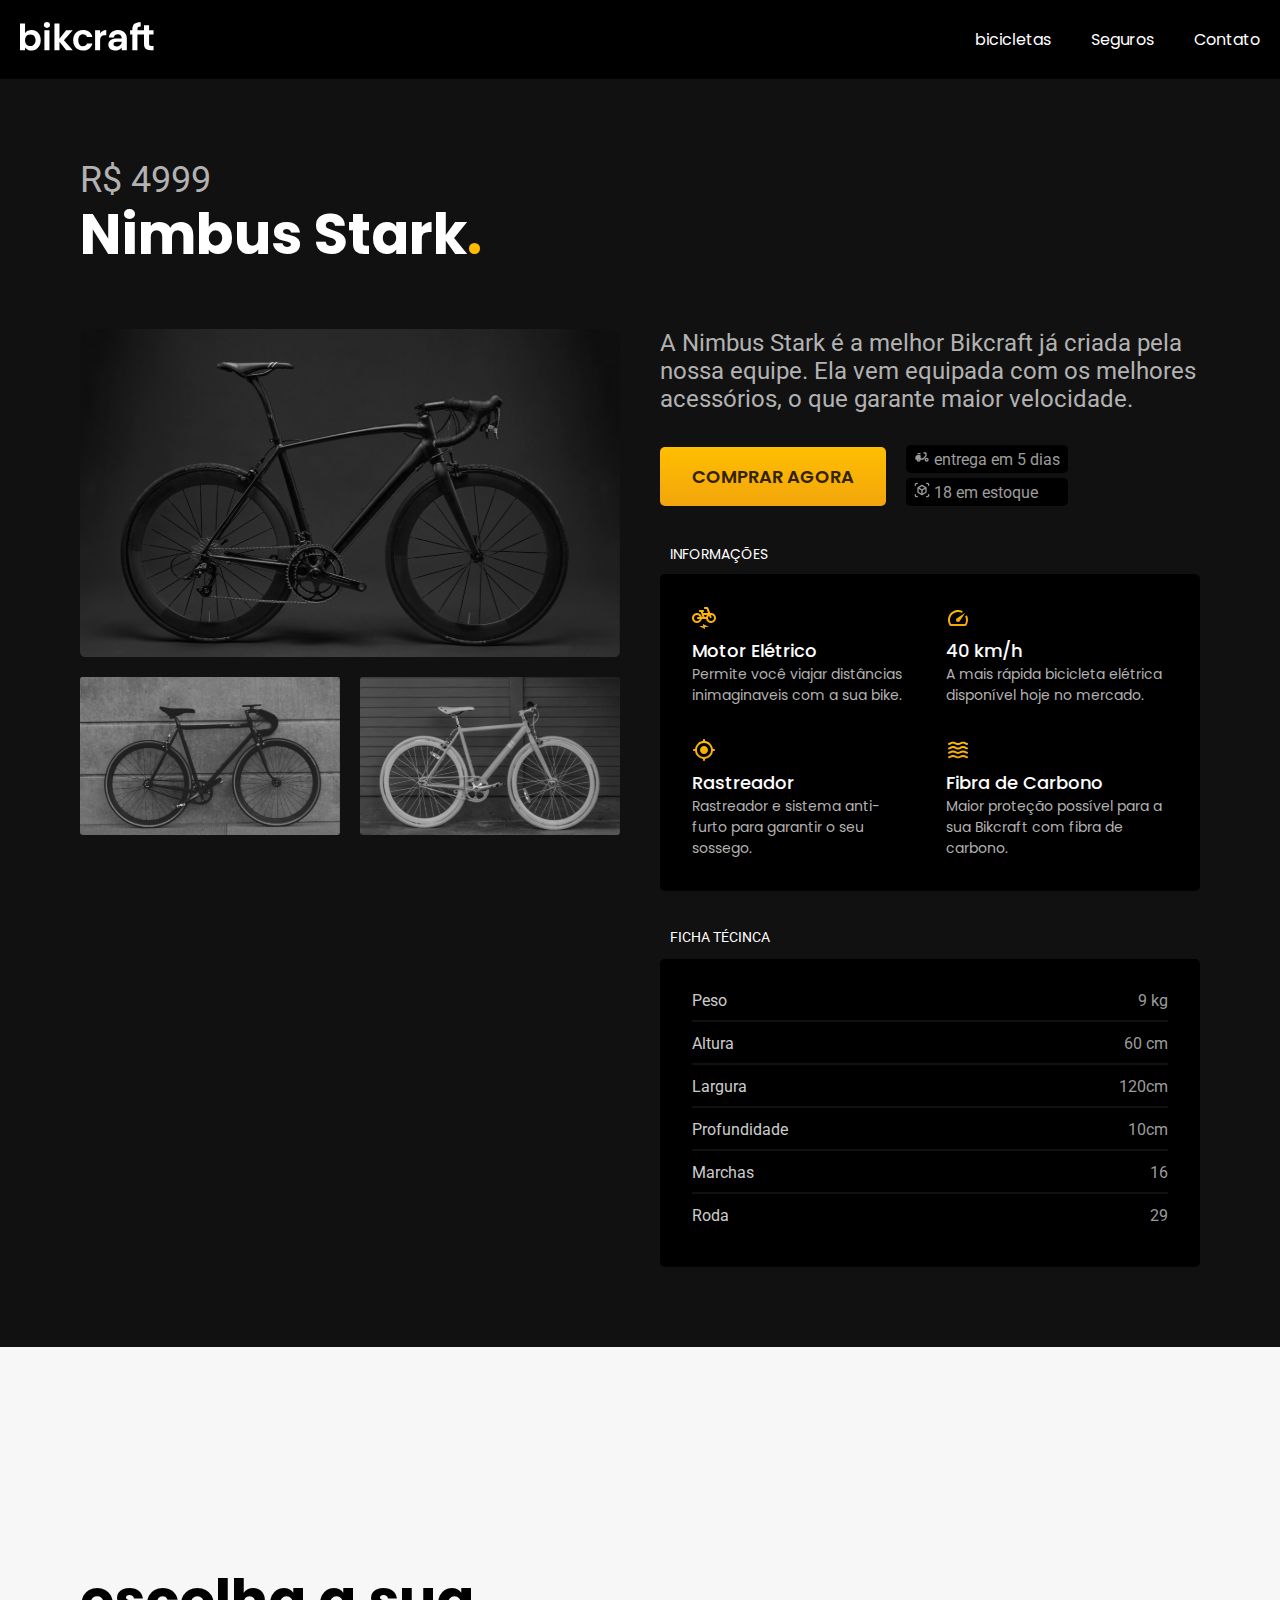
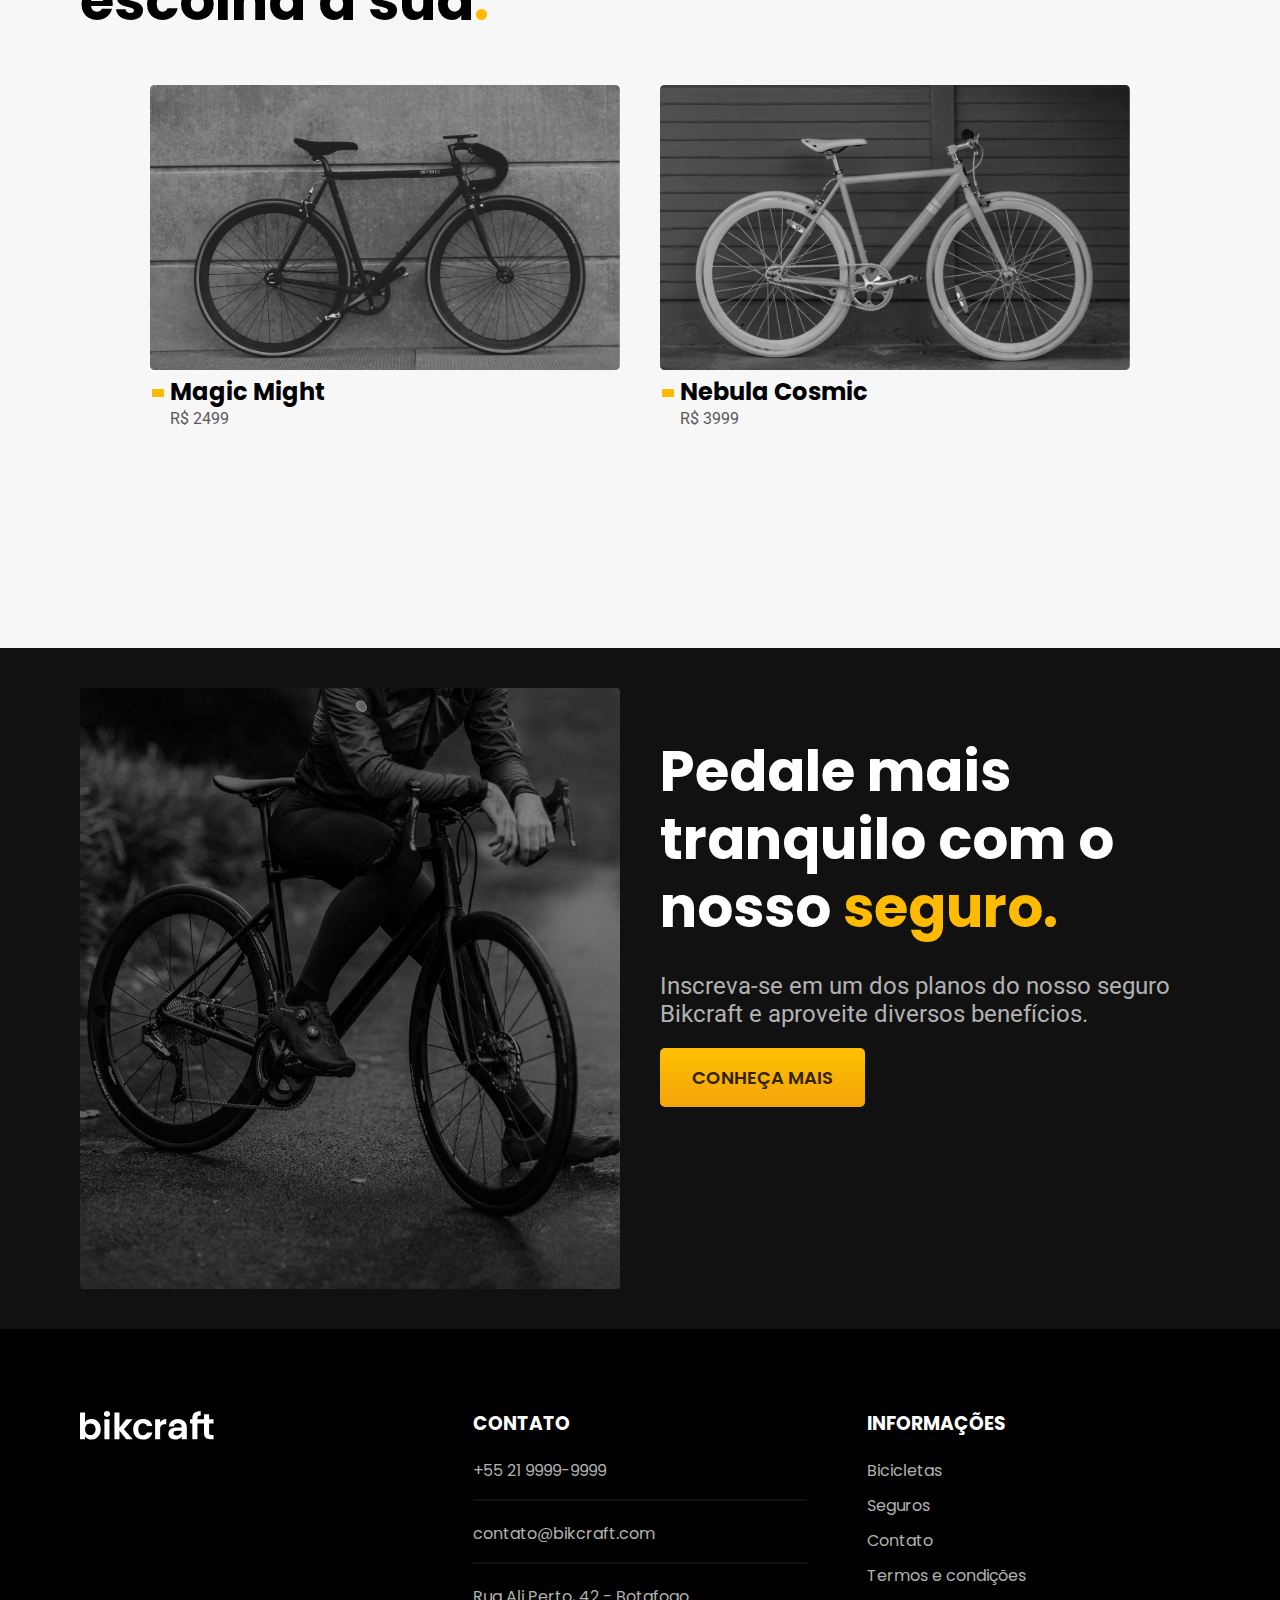
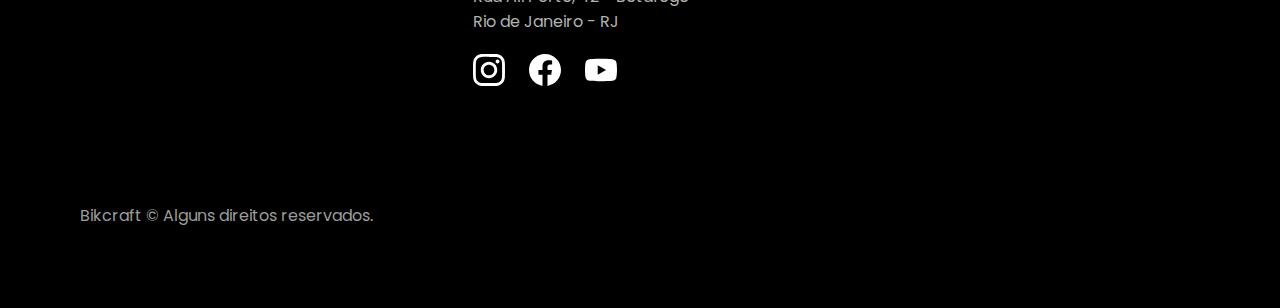
<file: bicicletas-page2.html>
<!DOCTYPE html>
<html lang="pt-BR">

<head>
  <meta charset="UTF-8">
  <meta http-equiv="X-UA-Compatible" content="IE=edge">
  <meta name="viewport" content="width=device-width, initial-scale=1.0">
  <link rel="stylesheet" href="./css/style.css">
  <title>Bicicletas | bikcraft a sua loja</title>
</head>

<body>
  <header class="header">
    <div class="container-header">
      <a href="/pagina-principal.html"><img class="logo-header" src="/img/bikcraft.svg" alt="logo bikcraft"></a>

      <nav>
        <ul class="menu">
          <li><a href="/bicicletas.html">bicicletas</a></li>
          <li><a href="/seguro.html">Seguros</a></li>
          <li><a href="/contato.html">Contato</a></li>
        </ul>
      </nav>
    </div>
  </header>

  <section class="bikes-detalhe">
    <div class="container-detalhe">
      <span class="preco-detalhe">R$ 4999</span>
      <h1 class="titulo">Nimbus Stark<span>.</span></h1>

      <div class="grid-principal-detalhe">
        <div class="grid-bikes">
          <img src="/img/bicicleta11.svg" alt="imagem de bicicleta" class="bike-selecionada">
          <img src="/img/bicicleta2.svg" alt="imagem de bicicleta" class="bike-nao-selecionada">
          <img src="/img/bicicleta3.svg" alt="imagem de bicicleta" class="bike-nao-selecionada">
        </div>

        <div class="grid-descricao-bike">
          <p class="descricao-bike">A Nimbus Stark é a melhor Bikcraft já criada pela nossa equipe. Ela vem equipada com
            os melhores
            acessórios, o que
            garante maior velocidade.</p>
          <div class="bloco-descricao">
            <a href="orcamento.html" class="bt-bikes"> comprar agora</a>
            <div class="sub-descricao">
              <div>
                <img src="/img/entrega.svg" alt="ícone de entrega"> <span>entrega em 5 dias</span>
              </div>
              <div>
                <img src="/img/estoque.svg" alt="ícone de estoque"> <span>18 em estoque</span>
              </div>
            </div>
          </div>


          <div class="equipamentos-bike">
            <span class="sub-title-equip">informações</span>
            <div>
              <img src="/img/eletrica.svg" alt="icone de bicicleta elétrica">
              <h4>Motor Elétrico</h4>
              <p>Permite você viajar distâncias inimaginaveis com a sua bike.</p>
            </div>

            <div>
              <img src="/img/velocidade-icon.svg" alt="icone de velocímetro">
              <h4>40 km/h</h4>
              <p>A mais rápida bicicleta elétrica disponível hoje no mercado.</p>
            </div>

            <div>
              <img src="/img/rastreador-icon.svg" alt="icone de rastreador">
              <h4>Rastreador</h4>
              <p>Rastreador e sistema anti-furto para garantir o seu sossego.</p>
            </div>

            <div>
              <img src="/img/carbono.svg" alt="icone de fibra de carbono">
              <h4>Fibra de Carbono</h4>
              <p>Maior proteção possível para a sua Bikcraft com fibra de carbono.</p>
            </div>
          </div>

          <div class="ficha-tecnica">
            <span class="sub-title-equip">Ficha Técinca</span>
            <ul class="list-ficha">
              <li>Peso <span>9 kg</span></li>
              <li>Altura <span>60 cm</span></li>
              <li>Largura <span>120cm</span></li>
              <li>Profundidade <span>10cm</span></li>
              <li>Marchas <span>16</span></li>
              <li>Roda <span>29</span></li>
            </ul>
          </div>
        </div>
      </div>
    </div>
  </section>

  <section class="bicileta2">
    <div class="bicicletas">
      <h1 class="titulo">escolha a sua<span>.</span></h1>

      <div class="selecao-bike">

        <div class="bike-option">
          <a href="#"><img src="/img/bicicleta2.svg" alt=""></a>
          <h2>Magic Might</h2>
          <span>R$ 2499</span>
        </div>

        <div class="bike-option">
          <a href=""><img src="/img/Nimbus-stark.svg" alt=""></a>
          <h2>Nimbus Stark</h2>
          <span>R$ 4999</span>
        </div>

        <div class="bike-option">
          <a href=""><img src="/img/bicicleta3.svg" alt=""></a>
          <h2>Nebula Cosmic</h2>
          <span>R$ 3999</span>
        </div>
      </div>
    </div>
  </section>

  <section class="seguro-page2">
    <div class="container-seguro-p2">
      <img src="/img/seguros.svg" alt="">
      <div>
        <h1 class="titulo">Pedale mais
          tranquilo com
          o nosso <span>seguro.</span></h1>
        <p class="descricao-bike">Inscreva-se em um dos planos do nosso seguro Bikcraft e aproveite diversos benefícios.
        </p>
        <a href="/seguro.html" class="bt-bikes">conheça mais</a>
      </div>
    </div>
  </section>

  <div class="rodape-page2">
    <footer class="rodape">

      <div class="container-rodape">
        <img src="/img/bikcraft.svg" alt="logo">

        <div class="contato-rodape">
          <h3 class="titulo-rodape">CONTATO</h3>

          <ul class="font-2 contato-list">
            <li><a href="tel:+552199999999">+55 21 9999-9999</a></li>
            <li><a href="mailto: contato@bikcraft.com">contato@bikcraft.com</a></li>
            <li>Rua Ali Perto, 42 - Botafogo <br>
              Rio de Janeiro - RJ</li>
          </ul>

          <div class="contato-redes">
            <a href="https://www.instagram.com/" target="blank"><img src="/img/instagram.svg" alt="icon instagram"></a>
            <a href="https://www.facebook.com/" target="blank"><img src="/img/facebook.svg" alt="icon facebook"></a>
            <a href="https://www.youtube.com/" target="blank"><img src="/img/youtube.svg" alt="icon youtube"></a>
          </div>
        </div>

        <div class="informacoes">
          <h3 class="titulo-rodape">INFORMAÇÕES</h3>
          <ul class="font-2 contato-list">
            <li><a href="/bicicletas.html">Bicicletas</a></li>
            <li><a href="/seguro.html">Seguros</a></li>
            <li><a href="/contato.html">Contato</a></li>
            <li><a href="/termos.html">Termos e condições</a></li>
          </ul>
        </div>
        <span class="direitos">Bikcraft © Alguns direitos reservados.</span>
      </div>
    </footer>
  </div>


  <script src="/js/script.js"></script>
</body>
</file>
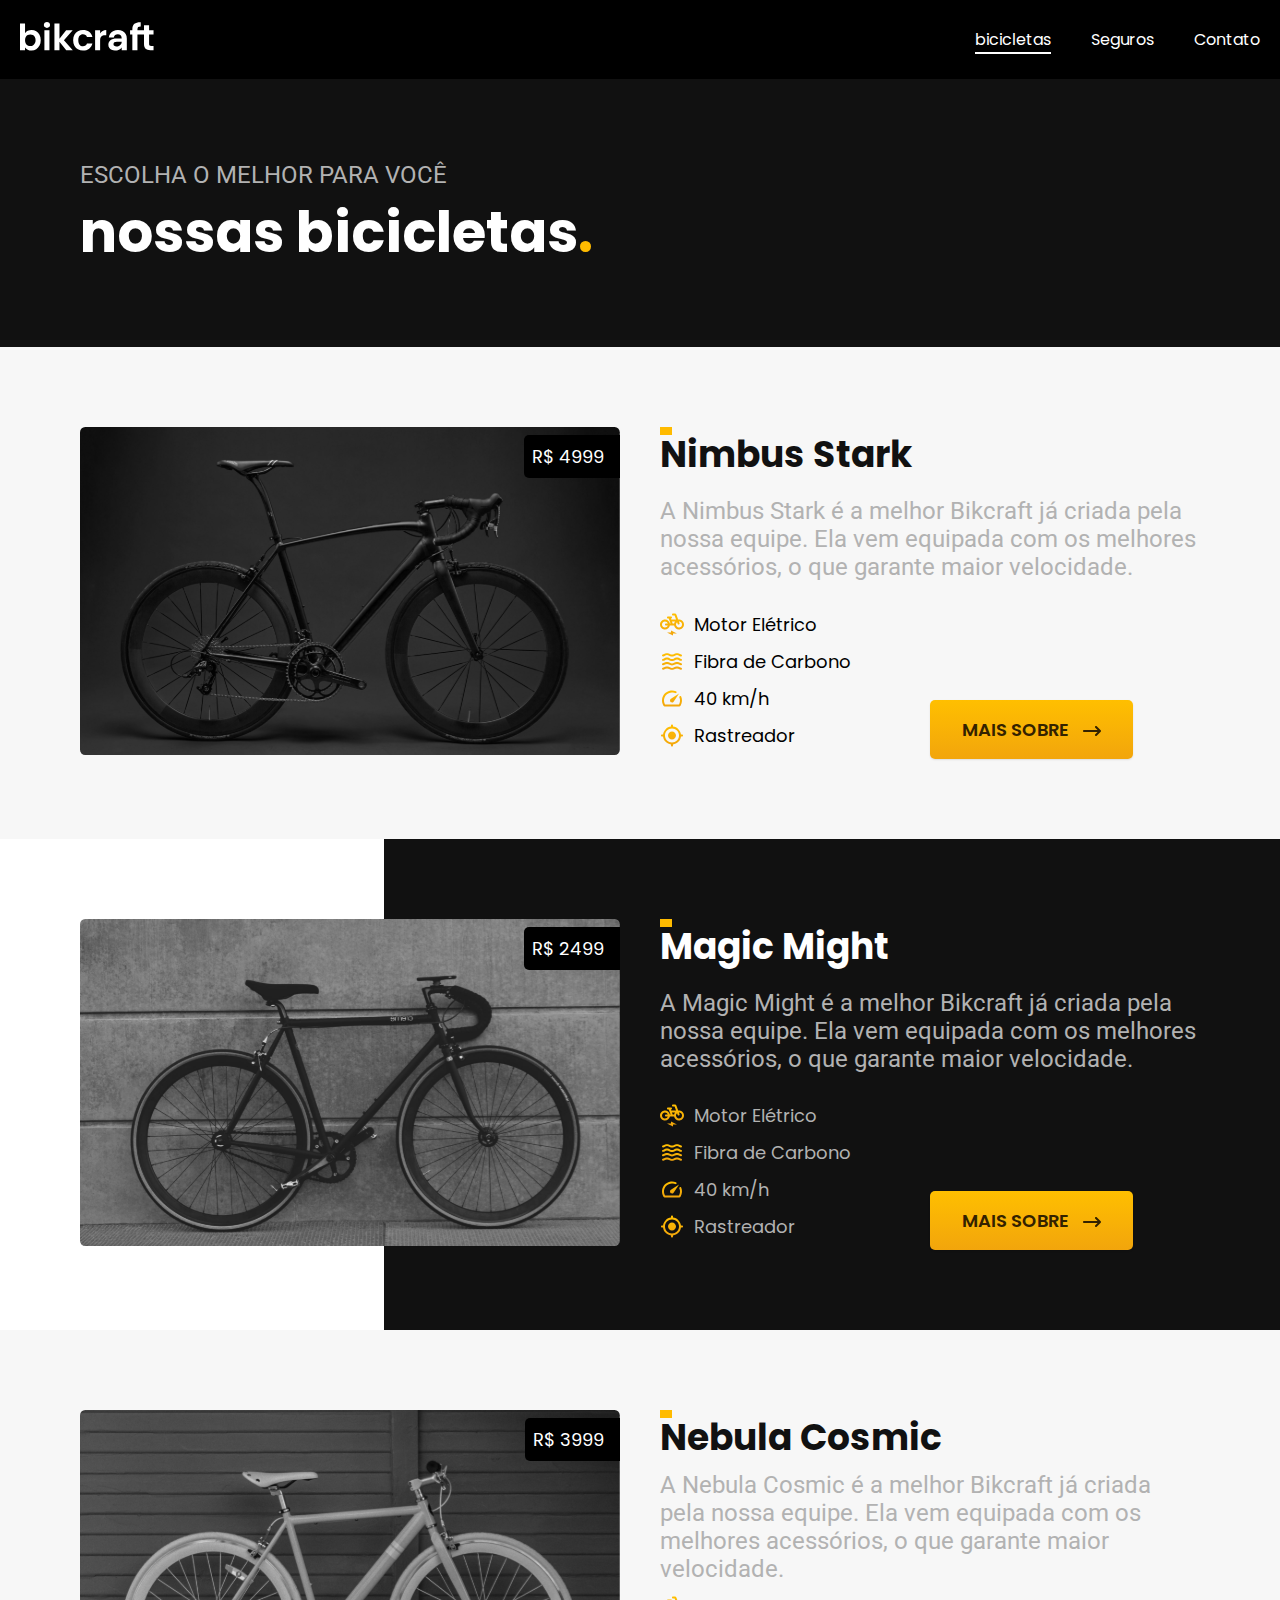
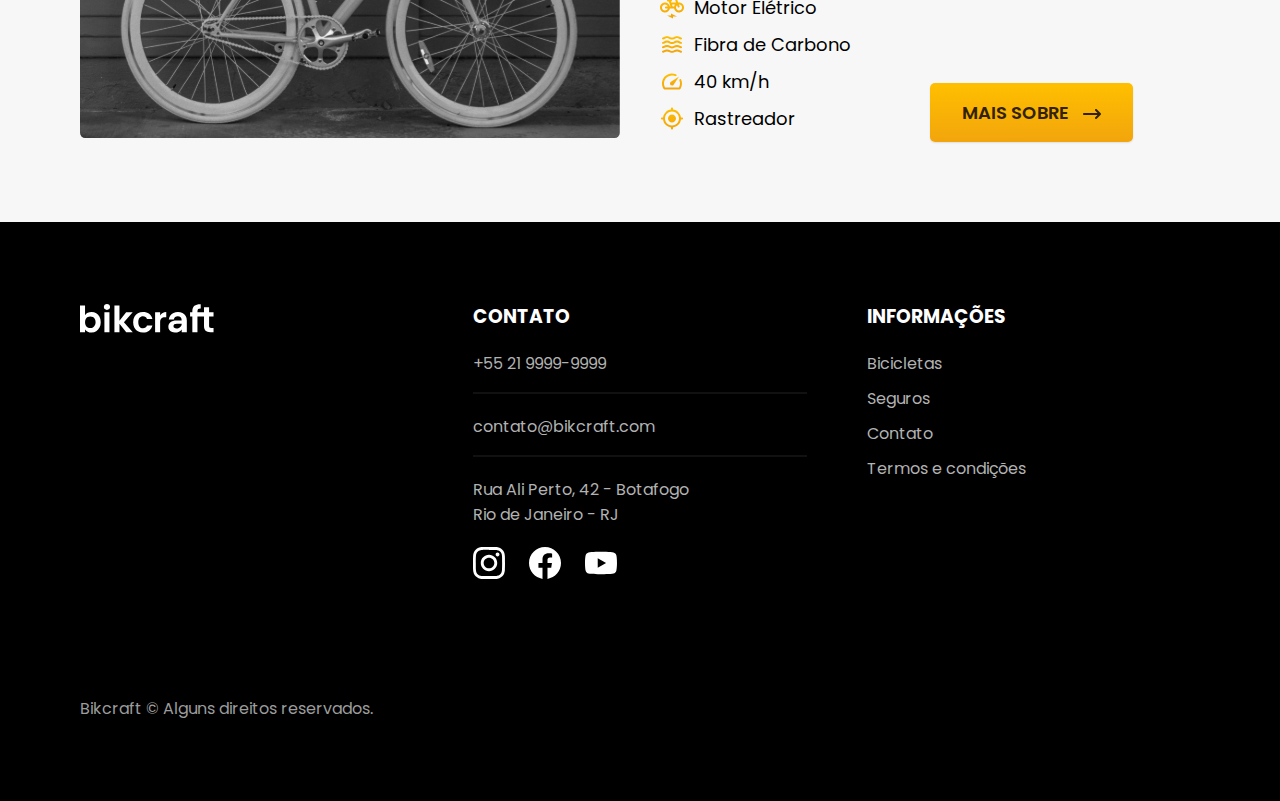
<file: bicicletas.html>
<!DOCTYPE html>
<html lang="pt-BR">

<head>
  <meta charset="UTF-8">
  <meta http-equiv="X-UA-Compatible" content="IE=edge">
  <meta name="viewport" content="width=device-width, initial-scale=1.0">
  <link rel="stylesheet" href="./css/style.css">
  <title>Bicicletas | bikcraft a sua loja</title>
</head>

<body>
  <header class="header">
    <div class="container-header">
      <a href="/pagina-principal.html"><img class="logo-header" src="/img/bikcraft.svg" alt="logo bikcraft"></a>

      <nav>
        <ul class="menu">
          <li><a href="/bicicletas.html">bicicletas</a></li>
          <li><a href="/seguro.html">Seguros</a></li>
          <li><a href="/contato.html">Contato</a></li>
        </ul>
      </nav>
    </div>
  </header>


  <section class="introducao-page-bicicletas">
    <div class="container-intro-bicicletas">
      <p>escolha o melhor para você</p>
      <h1 class="titulo">nossas bicicletas<span>.</span></h1>
    </div>
  </section>

  <section id="bikes-page">

    <!-- bicicleta 1  -->
    <div class="bloco-bike">
      <div class="img-bikes">
        <img src="/img/bicicleta11.svg" alt="bicicleta Nimbus Stark">
        <span>R$ 4999</span>
      </div>
      <div class="conteuto-bike">
        <h2 class="titulo-bike">Nimbus Stark</h2>
        <p class="descricao-bike">A Nimbus Stark é a melhor Bikcraft já criada pela nossa equipe. Ela vem equipada com
          os melhores
          acessórios, o que
          garante maior velocidade.</p>
        <div class="equipamentos-bike">
          <ul>
            <li><img src="/img/bike-eletrica-icon.svg" alt="icone de bicicleta elétrica"><span>Motor Elétrico</span>
            </li>
            <li><img src="/img/carbono.svg" alt="icone de fibra de carbono"><span>Fibra de
                Carbono</span></li>
            <li><img src="/img/velocidade-icon.svg" alt="icone de velocímetro"><span>40 km/h</span></li>
            <li><img src="/img/rastreador-icon.svg" alt="icone de rastreador"><span>Rastreador</span></li>
          </ul>
          <a href="/bicicletas-page2.html" class="bt-bikes">mais sobre <img src="/img/seta.svg" alt=""></a>
        </div>
      </div>
    </div>

    <!-- bicicleta 2 -->
    <div class="background">
      <div class="bloco-bike ">
        <div class="img-bikes">
          <img src="/img/bicicleta2.svg" alt="bicicleta Magic Might">
          <span>R$ 2499</span>
        </div>
        <div class="conteuto-bike">
          <h2 class="titulo-bike font-1">Magic Might</h2>
          <p class="descricao-bike font-2">A Magic Might é a melhor Bikcraft já criada pela nossa equipe. Ela vem
            equipada
            com
            os melhores acessórios, o que
            garante maior velocidade.</p>
          <div class="equipamentos-bike font-2">
            <ul>
              <li><img src="/img/bike-eletrica-icon.svg" alt="icone de bicicleta elétrica"><span>Motor Elétrico</span>
              </li>
              <li><img src="/img/carbono.svg" alt="icone de fibra de carbono"><span>Fibra de
                  Carbono</span></li>
              <li><img src="/img/velocidade-icon.svg" alt="icone de velocímetro"><span>40 km/h</span></li>
              <li><img src="/img/rastreador-icon.svg" alt="icone de rastreador"><span>Rastreador</span></li>
            </ul>
            <a href="/bicicletas-page2.html" class="bt-bikes">mais sobre <img src="/img/seta.svg" alt=""></a>
          </div>
        </div>
      </div>
    </div>

    <!-- bicicleta 3 -->
    <div class="bloco-bike">
      <div class="img-bikes">
        <img src="/img/bicicleta3.svg" alt="bicicleta Nebula Cosmic">
        <span>R$ 3999</span>
      </div>
      <div class="conteuto-bike">
        <h2 class="titulo-bike">Nebula Cosmic</h2>
        <p class="descricao-bike">A Nebula Cosmic é a melhor Bikcraft já criada pela nossa equipe. Ela vem equipada
          com os melhores acessórios, o que
          garante maior velocidade.</p>
        <div class="equipamentos-bike">
          <ul>
            <li><img src="/img/bike-eletrica-icon.svg" alt="icone de bicicleta elétrica"><span>Motor Elétrico</span>
            </li>
            <li><img src="/img/carbono.svg" alt="icone de fibra de carbono"><span>Fibra de
                Carbono</span></li>
            <li><img src="/img/velocidade-icon.svg" alt="icone de velocímetro"><span>40 km/h</span></li>
            <li><img src="/img/rastreador-icon.svg" alt="icone de rastreador"><span>Rastreador</span></li>
          </ul>
          <a href="/bicicletas-page2.html" class="bt-bikes">mais sobre <img src="/img/seta.svg" alt=""></a>
        </div>
      </div>
    </div>
  </section>


  <footer class="rodape">

    <div class="container-rodape">
      <img src="/img/bikcraft.svg" alt="logo">

      <div class="contato-rodape">
        <h3 class="titulo-rodape">CONTATO</h3>

        <ul class="font-2 contato-list">
          <li><a href="tel:+552199999999">+55 21 9999-9999</a></li>
          <li><a href="mailto: contato@bikcraft.com">contato@bikcraft.com</a></li>
          <li>Rua Ali Perto, 42 - Botafogo <br>
            Rio de Janeiro - RJ</li>
        </ul>

        <div class="contato-redes">
          <a href="https://www.instagram.com/" target="blank"><img src="/img/instagram.svg" alt="icon instagram"></a>
          <a href="https://www.facebook.com/" target="blank"><img src="/img/facebook.svg" alt="icon facebook"></a>
          <a href="https://www.youtube.com/" target="blank"><img src="/img/youtube.svg" alt="icon youtube"></a>
        </div>
      </div>

      <div class="informacoes">
        <h3 class="titulo-rodape">INFORMAÇÕES</h3>
        <ul class="font-2 contato-list">
          <li><a href="/bicicletas.html">Bicicletas</a></li>
          <li><a href="/seguro.html">Seguros</a></li>
          <li><a href="/contato.html">Contato</a></li>
          <li><a href="/termos.html">Termos e condições</a></li>
        </ul>
      </div>
      <span class="direitos">Bikcraft © Alguns direitos reservados.</span>
    </div>
  </footer>

  <script src="/js/script.js"></script>
</body>
</file>
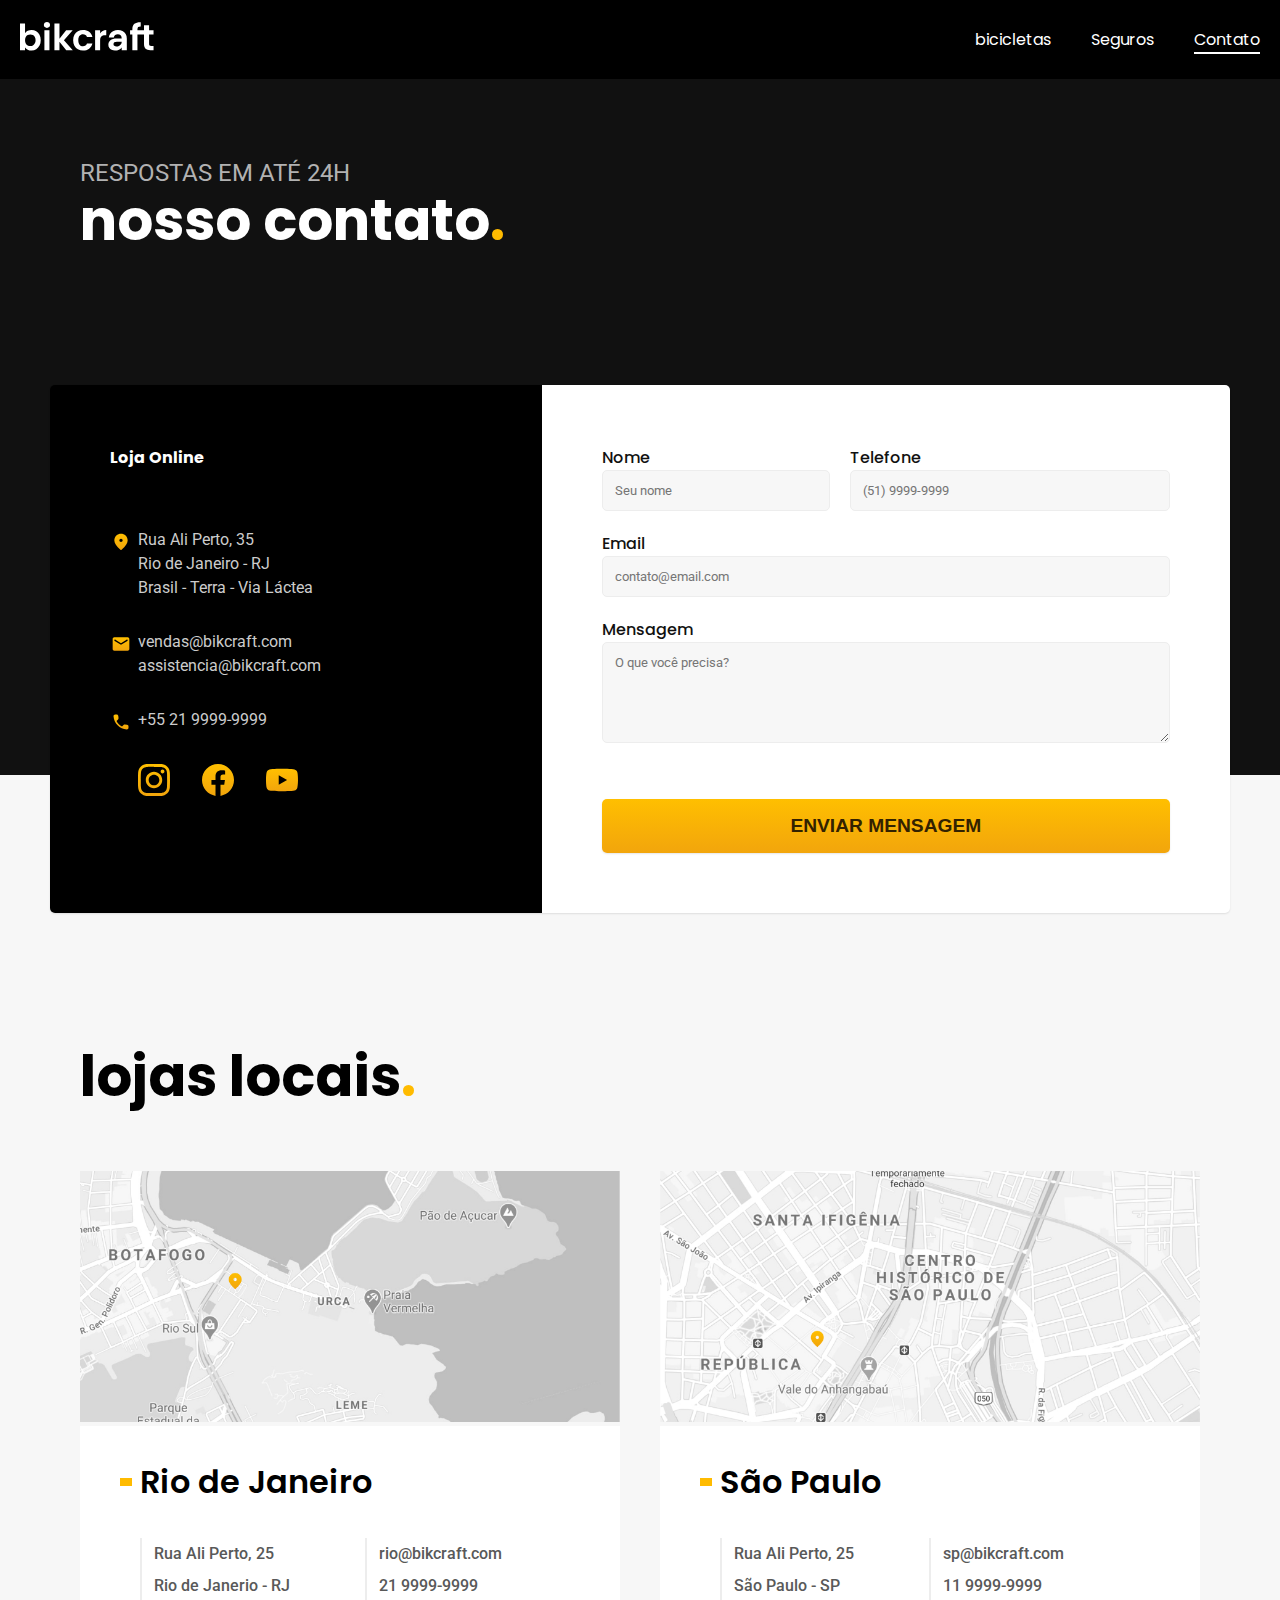
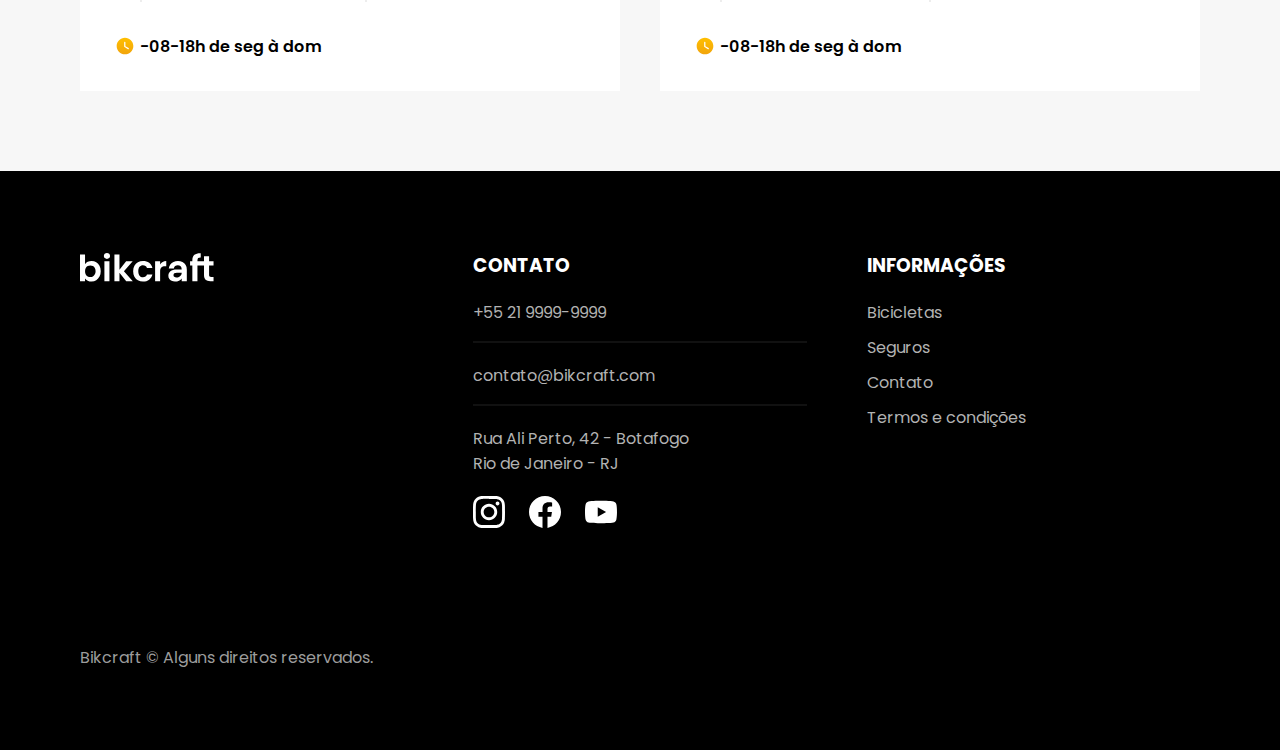
<file: contato.html>
<!DOCTYPE html>
<html lang="pt-BR">

<head>
  <meta charset="UTF-8">
  <meta http-equiv="X-UA-Compatible" content="IE=edge">
  <meta name="viewport" content="width=device-width, initial-scale=1.0">
  <link rel="stylesheet" href="./css/style.css">
  <title>Bikcraft Loja de bicicletas</title>
</head>

<body>
  <header class="header">
    <div class="container-header">
      <a href="/pagina-principal.html"><img class="logo-header" src="/img/bikcraft.svg" alt="logo bikcraft"></a>

      <nav>
        <ul class="menu">
          <li><a href="/bicicletas.html">bicicletas</a></li>
          <li><a href="/seguro.html">Seguros</a></li>
          <li><a href="/contato.html">Contato</a></li>
        </ul>
      </nav>
    </div>
  </header>


  <article class="contato-header">
    <div class="intro-contato">
      <span class="subtitulo">respostas em até 24h</span>
      <h1 class="titulo">nosso contato<span>.</span></h1>
    </div>
  </article>

  <section class="bloco-contato">
    <div class="container-bloco-contato">
      <div class="dados-contato">
        <h4>Loja Online</h4>
        <div class="bloco-dados endereco">
          <ul>
            <li>Rua Ali Perto, 35</li>
            <li>Rio de Janeiro - RJ</li>
            <li>Brasil - Terra - Via Láctea</li>
          </ul>
        </div>

        <adress class="bloco-dados email">
          <ul>
            <a href="#">
              <li>vendas@bikcraft.com</li>
            </a>
            <a href="#">
              <li>assistencia@bikcraft.com</li>
            </a>
          </ul>
        </adress>

        <div class="bloco-dados telefone-dados">
          <ul>
            <li>+55 21 9999-9999</li>
          </ul>
        </div>

        <div class="redes-sociais">
          <a href="https://www.instagram.com/" target="_blank"><img src="/img/instagram-p.svg"
              alt="icone-instagram"></a>
          <a href="https://www.facebook.com/" target="_blank"><img src="/img/facebook-p.svg" alt="icone-facebook"></a>
          <a href="https://www.youtube.com/" target="_blank"><img src="/img/youtube-p.svg" alt="icone-youtube"></a>
        </div>
      </div>

      <form class="formulario-contato">
        <div>
          <label for="nome">Nome</label>
          <input type="text" name="nome" id="nome" placeholder="Seu nome">
        </div>

        <div>
          <label for="telefone">Telefone</label>
          <input type="text" name="telefone" id="telefone" placeholder="(51) 9999-9999">
        </div>

        <div class="col-2">
          <label for="email">Email</label>
          <input type="email" name="email" id="email" placeholder="contato@email.com">
        </div>

        <div class="col-2">
          <label for="mensagem">Mensagem</label>
          <textarea name="mensagem" id="mensagem" cols="30" rows="5" placeholder="O que você precisa?"></textarea>
        </div>

        <button class="botao col-2">Enviar mensagem</button>
      </form>
    </div>
  </section>

  <article class="locais">
    <h1 class="titulo">lojas locais<span>.</span></h1>

    <div class="container-locais">

      <div class="bloco-locais">
        <img src="/img/rio.png" alt="mapa Rio de Janeiro">
        <div class="descricao-local">
          <h3>Rio de Janeiro</h3>
          <div class="info-local">
            <div>
              <span>Rua Ali Perto, 25</span>
              <span>Rio de Janerio - RJ</span>
            </div>
            <div>
              <span>rio@bikcraft.com</span>
              <span>21 9999-9999</span>
            </div>
          </div>
          <span class="hora-atendimento">-08-18h de seg à dom</span>
        </div>
      </div>

      <div class="bloco-locais">
        <img src="/img/sp.png" alt="mapa São Paulo">
        <div class="descricao-local">
          <h3>São Paulo</h3>
          <div class="info-local">
            <div>
              <span>Rua Ali Perto, 25</span>
              <span>São Paulo - SP</span>
            </div>
            <div>
              <span>sp@bikcraft.com</span>
              <span>11 9999-9999</span>
            </div>
          </div>
          <span class="hora-atendimento">-08-18h de seg à dom</span>
        </div>
      </div>
    </div>
  </article>

  <footer class="rodape">

    <div class="container-rodape">
      <img src="/img/bikcraft.svg" alt="logo">

      <div class="contato-rodape">
        <h3 class="titulo-rodape">CONTATO</h3>

        <ul class="font-2 contato-list">
          <li><a href="tel:+552199999999">+55 21 9999-9999</a></li>
          <li><a href="mailto: contato@bikcraft.com">contato@bikcraft.com</a></li>
          <li>Rua Ali Perto, 42 - Botafogo <br>
            Rio de Janeiro - RJ</li>
        </ul>

        <div class="contato-redes">
          <a href="https://www.instagram.com/" target="blank"><img src="/img/instagram.svg" alt="icon instagram"></a>
          <a href="https://www.facebook.com/" target="blank"><img src="/img/facebook.svg" alt="icon facebook"></a>
          <a href="https://www.youtube.com/" target="blank"><img src="/img/youtube.svg" alt="icon youtube"></a>
        </div>
      </div>

      <div class="informacoes">
        <h3 class="titulo-rodape">INFORMAÇÕES</h3>
        <ul class="font-2 contato-list">
          <li><a href="/bicicletas.html">Bicicletas</a></li>
          <li><a href="/seguro.html">Seguros</a></li>
          <li><a href="/contato.html">Contato</a></li>
          <li><a href="/termos.html">Termos e condições</a></li>
        </ul>
      </div>
      <span class="direitos">Bikcraft © Alguns direitos reservados.</span>
    </div>
  </footer>

  <script src="/js/script.js"></script>
</body>
</file>
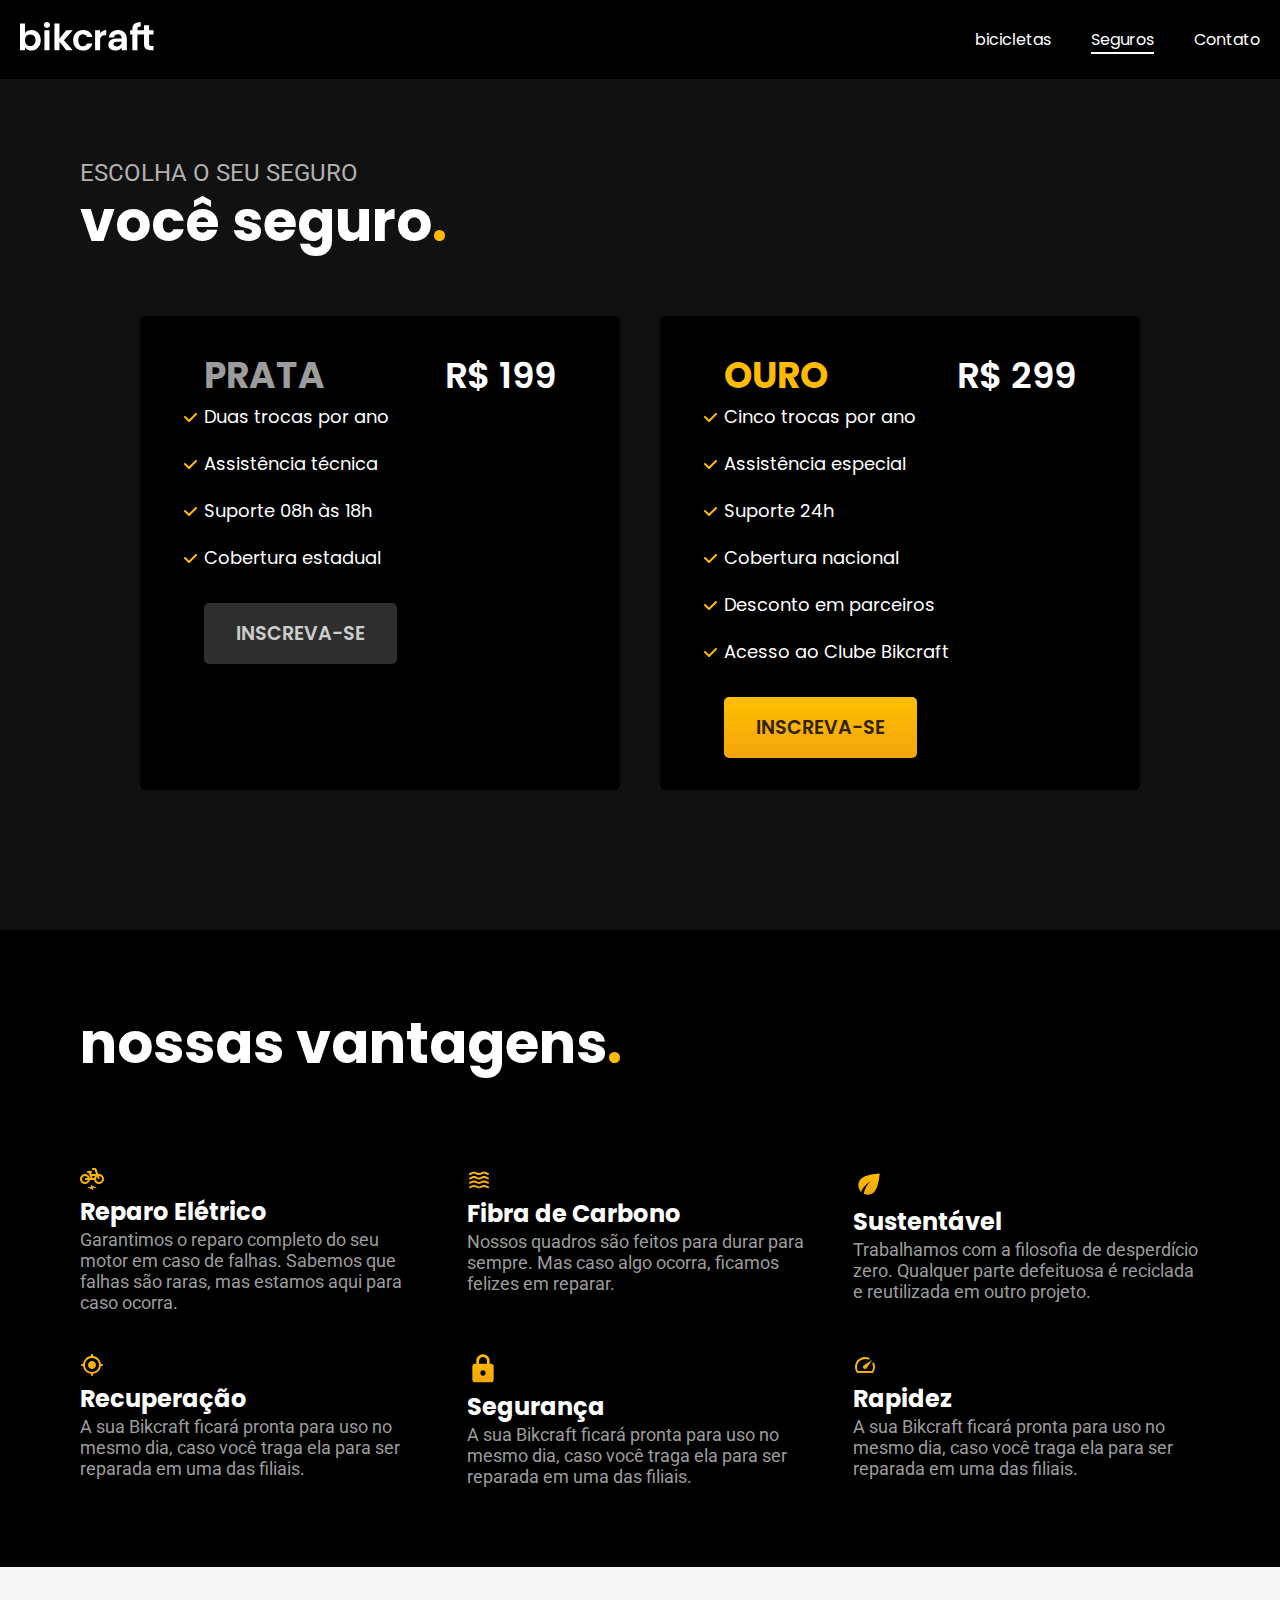
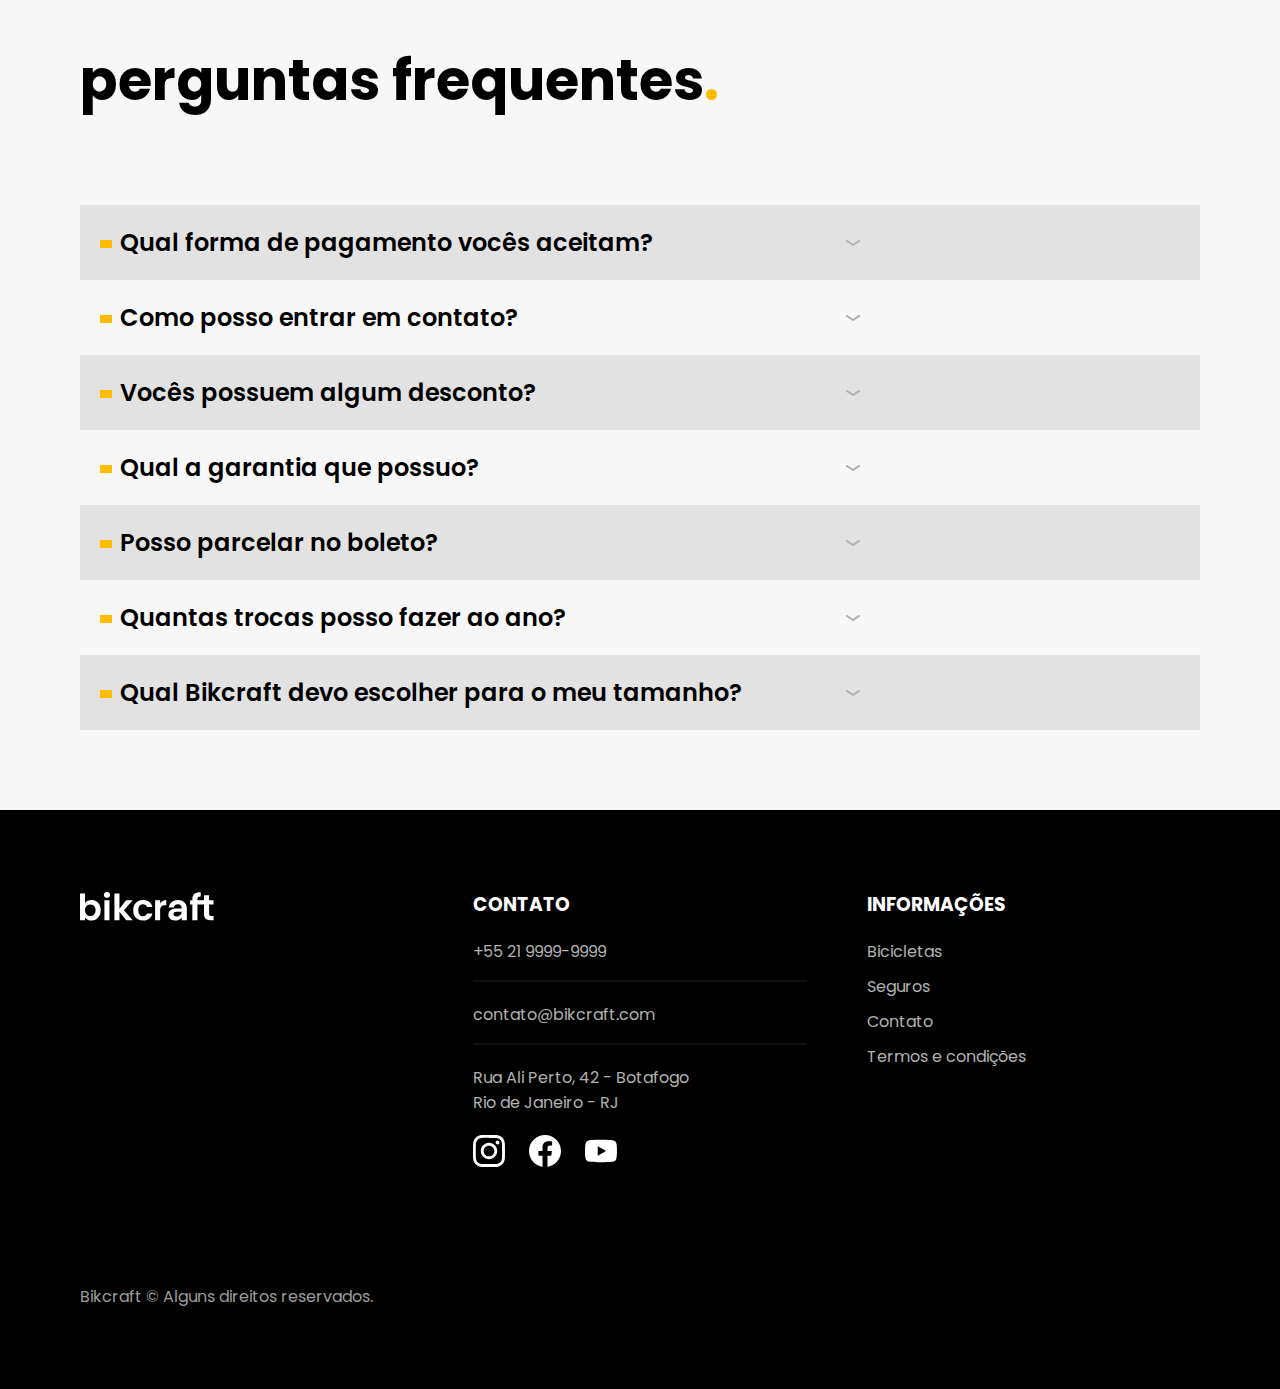
<file: seguro.html>
<!DOCTYPE html>
<html lang="pt-BR">

<head>
  <meta charset="UTF-8">
  <meta http-equiv="X-UA-Compatible" content="IE=edge">
  <meta name="viewport" content="width=device-width, initial-scale=1.0">
  <link rel="stylesheet" href="./css/style.css">
  <title>Bicicletas | bikcraft a sua loja</title>
</head>

<body>
  <header class="header">
    <div class="container-header">
      <a href="/pagina-principal.html"><img class="logo-header" src="/img/bikcraft.svg" alt="logo bikcraft"></a>

      <nav>
        <ul class="menu">
          <li><a href="/bicicletas.html">bicicletas</a></li>
          <li><a href="/seguro.html">Seguros</a></li>
          <li><a href="/contato.html">Contato</a></li>
        </ul>
      </nav>
    </div>
  </header>

  <section class="seguros">
    <div class="container-seguros">
      <span class="subtitulo">escolha o seu seguro</span>
      <h1 class="titulo">você seguro<span>.</span></h1>

      <div class="container-blocos">
        <div class="blocos-seguros">
          <div>
            <h2 class="titulo-prata">PRATA</h2>
            <span class="preco"> R$ 199</span>
          </div>
          <ul class="lista-bloco">
            <li>Duas trocas por ano</li>
            <li>Assistência técnica</li>
            <li>Suporte 08h às 18h</li>
            <li>Cobertura estadual</li>
          </ul>
          <a href="/orcamento.html" class="botao cor-bota-prata">inscreva-se</a>
        </div>

        <div class="blocos-seguros">
          <div>
            <h2 class="titulo-ouro">OURO</h2>
            <span class="preco"> R$ 299</span>
          </div>
          <ul class="lista-bloco">
            <li>Cinco trocas por ano</li>
            <li>Assistência especial</li>
            <li>Suporte 24h</li>
            <li>Cobertura nacional</li>
            <li>Desconto em parceiros</li>
            <li>Acesso ao Clube Bikcraft</li>
          </ul>
          <a href="/orcamento.html" class="botao cor-bota-ouro">inscreva-se</a>
        </div>
      </div>
    </div>
  </section>

  <section class="vantagens">
    <div class="container-vantagens">
      <h1 class="titulo">nossas vantagens<span>.</span></h1>

      <div class="div-vantagens">
        <div>
          <img src="/img/bike-eletrica-icon.svg" alt="icone de bicicleta elétrica">
          <h4>Reparo Elétrico</h4>
          <p>Garantimos o reparo completo do seu motor em caso de falhas. Sabemos que falhas são raras, mas estamos
            aqui para caso
            ocorra.</p>
        </div>

        <div>
          <img src="/img/carbono.svg" alt="icone fibra de carbono">
          <h4>Fibra de Carbono</h4>
          <p>Nossos quadros são feitos para durar para sempre. Mas caso algo ocorra, ficamos felizes em reparar.</p>
        </div>

        <div>
          <img src="/img/sustentavel.svg" alt="icone de folha sustentável">
          <h4>Sustentável</h4>
          <p>Trabalhamos com a filosofia de desperdício zero. Qualquer parte defeituosa é reciclada e reutilizada em
            outro projeto.</p>
        </div>

        <div>
          <img src="/img/rastreador-icon.svg" alt="icone rastreador">
          <h4>Recuperação</h4>
          <p>A sua Bikcraft ficará pronta para uso no mesmo dia, caso você traga ela para ser reparada em uma das
            filiais.</p>
        </div>

        <div>
          <img src="/img/cadeado.svg" alt="icone cadeado">
          <h4>Segurança</h4>
          <p>A sua Bikcraft ficará pronta para uso no mesmo dia, caso você traga ela para ser reparada em uma das
            filiais.</p>
        </div>

        <div>
          <img src="/img/velocidade-icon.svg" alt="icone velocímetro">
          <h4>Rapidez</h4>
          <p>A sua Bikcraft ficará pronta para uso no mesmo dia, caso você traga ela para ser reparada em uma das
            filiais.</p>
        </div>
      </div>
    </div>
  </section>

  <article class="perguntas">

    <h1 class="titulo">perguntas frequentes<span>.</span></h1>
    <dl>
      <div class="bg-green">
        <dt>Qual forma de pagamento vocês aceitam?</dt>
        <dd>Aceitamos cartões de crédito com as bandeiras: Visa, Mastercard, ELO e American Express. Para
          pagamentos à
          vista também
          aceitarmos PIX e Boleto através do PagSeguro.</dd>
      </div>

      <div>
        <dt>Como posso entrar em contato?</dt>
        <dd>Pelos nosso telefone: +55 21 9999-9999 ou email: contato@bikcraft.com</dd>
      </div>

      <div class="bg-green">
        <dt>Vocês possuem algum desconto?</dt>
        <dd>Sim! com cupons promocionais válidos por determinado tempo.</dd>
      </div>

      <div>
        <dt>Qual a garantia que possuo?</dt>
        <dd>Vai depender da bicicleta e de qual pacote você escolher</dd>
      </div>

      <div class="bg-green">
        <dt>Posso parcelar no boleto?</dt>
        <dd>Não, apenas em cartão de crédito</dd>
      </div>

      <div>
        <dt>Quantas trocas posso fazer ao ano?</dt>
        <dd>de 2 a 4 trocas, depende do pacote que você escolher.</dd>
      </div>

      <div class="bg-green">
        <dt>Qual Bikcraft devo escolher para o meu tamanho?</dt>
        <dd>temos 3 tamanhos: grande, pequeno e médio</dd>
      </div>
    </dl>
  </article>

  <footer class="rodape">

    <div class="container-rodape">
      <img src="/img/bikcraft.svg" alt="logo">

      <div class="contato-rodape">
        <h3 class="titulo-rodape">CONTATO</h3>

        <ul class="font-2 contato-list">
          <li><a href="tel:+552199999999">+55 21 9999-9999</a></li>
          <li><a href="mailto: contato@bikcraft.com">contato@bikcraft.com</a></li>
          <li>Rua Ali Perto, 42 - Botafogo <br>
            Rio de Janeiro - RJ</li>
        </ul>

        <div class="contato-redes">
          <a href="https://www.instagram.com/" target="blank"><img src="/img/instagram.svg" alt="icon instagram"></a>
          <a href="https://www.facebook.com/" target="blank"><img src="/img/facebook.svg" alt="icon facebook"></a>
          <a href="https://www.youtube.com/" target="blank"><img src="/img/youtube.svg" alt="icon youtube"></a>
        </div>
      </div>

      <div class="informacoes">
        <h3 class="titulo-rodape">INFORMAÇÕES</h3>
        <ul class="font-2 contato-list">
          <li><a href="/bicicletas.html">Bicicletas</a></li>
          <li><a href="/seguro.html">Seguros</a></li>
          <li><a href="/contato.html">Contato</a></li>
          <li><a href="/termos.html">Termos e condições</a></li>
        </ul>
      </div>
      <span class="direitos">Bikcraft © Alguns direitos reservados.</span>

  </footer>

  <script src="/js/script.js"></script>
</body>
</file>
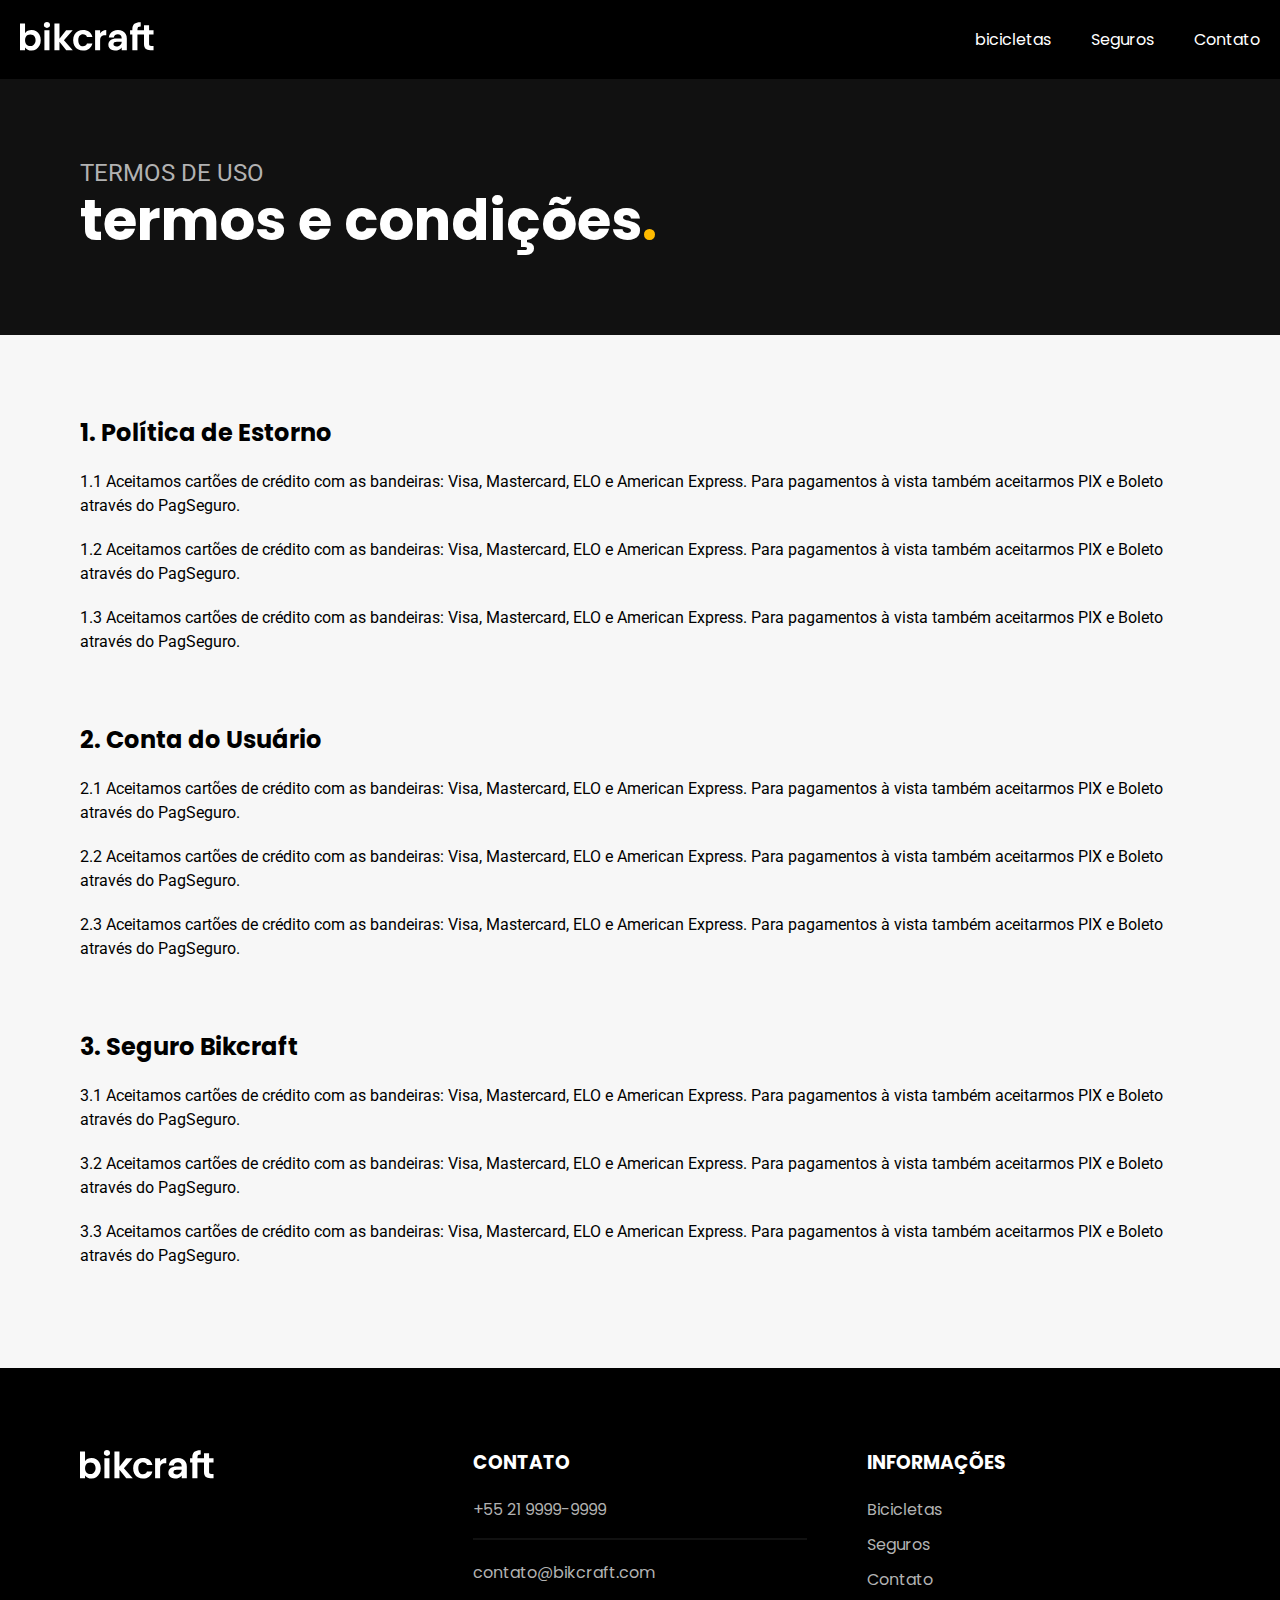
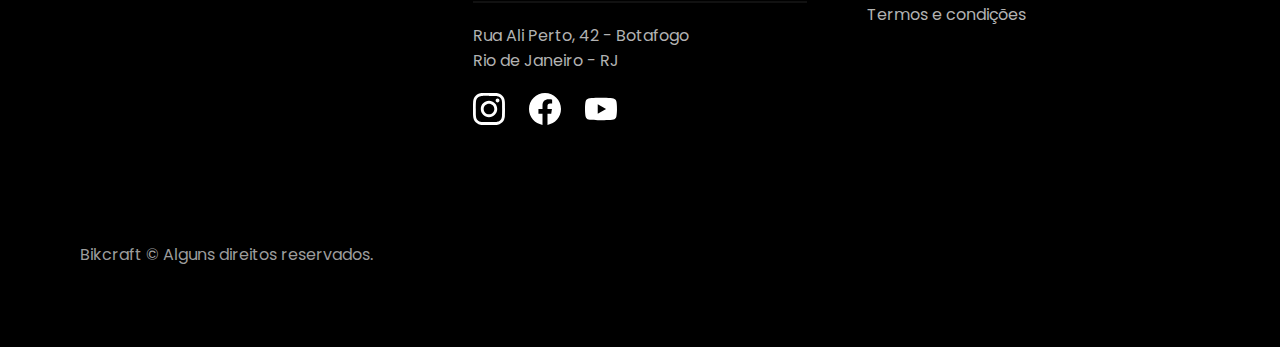
<file: termos.html>
<!DOCTYPE html>
<html lang="pt-BR">

<head>
  <meta charset="UTF-8">
  <meta http-equiv="X-UA-Compatible" content="IE=edge">
  <meta name="viewport" content="width=device-width, initial-scale=1.0">
  <link rel="stylesheet" href="./css/style.css">
  <title>Bikcraft Loja de bicicletas</title>
</head>

<body>
  <header class="header">
    <div class="container-header">
      <a href="/pagina-principal.html"><img class="logo-header" src="/img/bikcraft.svg" alt="logo bikcraft"></a>

      <nav>
        <ul class="menu">
          <li><a href="/bicicletas.html">bicicletas</a></li>
          <li><a href="/seguro.html">Seguros</a></li>
          <li><a href="/contato.html">Contato</a></li>
        </ul>
      </nav>
    </div>
  </header>

  <article class="titulo-termos">
    <div>
      <span class="subtitulo">Termos de uso</span>
      <h1 class="titulo">termos e condições<span>.</span></h1>
    </div>
  </article>

  <section class="termos-condicoes">

    <h3>1. Política de Estorno</h3>
    <ul class="font-st">
      <li>1.1 Aceitamos cartões de crédito com as bandeiras: Visa, Mastercard, ELO e American Express. Para pagamentos à
        vista
        também aceitarmos PIX e Boleto através do PagSeguro.</li>
      <li>1.2 Aceitamos cartões de crédito com as bandeiras: Visa, Mastercard, ELO e American Express. Para pagamentos à
        vista
        também aceitarmos PIX e Boleto através do PagSeguro.</li>
      <li>1.3 Aceitamos cartões de crédito com as bandeiras: Visa, Mastercard, ELO e American Express. Para pagamentos à
        vista
        também aceitarmos PIX e Boleto através do PagSeguro.</li>
    </ul>

    <h3>2. Conta do Usuário</h3>
    <ul class="font-st">
      <li>2.1 Aceitamos cartões de crédito com as bandeiras: Visa, Mastercard, ELO e American Express. Para pagamentos à
        vista
        também aceitarmos PIX e Boleto através do PagSeguro.</li>
      <li>2.2 Aceitamos cartões de crédito com as bandeiras: Visa, Mastercard, ELO e American Express. Para pagamentos à
        vista
        também aceitarmos PIX e Boleto através do PagSeguro.</li>
      <li>2.3 Aceitamos cartões de crédito com as bandeiras: Visa, Mastercard, ELO e American Express. Para pagamentos à
        vista
        também aceitarmos PIX e Boleto através do PagSeguro.</li>
    </ul>

    <h3>3. Seguro Bikcraft</h3>
    <ul class="font-st">
      <li>3.1 Aceitamos cartões de crédito com as bandeiras: Visa, Mastercard, ELO e American Express. Para pagamentos à
        vista
        também aceitarmos PIX e Boleto através do PagSeguro.</li>
      <li>3.2 Aceitamos cartões de crédito com as bandeiras: Visa, Mastercard, ELO e American Express. Para pagamentos à
        vista
        também aceitarmos PIX e Boleto através do PagSeguro.</li>
      <li>3.3 Aceitamos cartões de crédito com as bandeiras: Visa, Mastercard, ELO e American Express. Para pagamentos à
        vista
        também aceitarmos PIX e Boleto através do PagSeguro.</li>
    </ul>
  </section>

  <footer class="rodape">

    <div class="container-rodape">
      <img src="/img/bikcraft.svg" alt="logo">

      <div class="contato-rodape">
        <h3 class="titulo-rodape">CONTATO</h3>

        <ul class="font-2 contato-list">
          <li><a href="tel:+552199999999">+55 21 9999-9999</a></li>
          <li><a href="mailto: contato@bikcraft.com">contato@bikcraft.com</a></li>
          <li>Rua Ali Perto, 42 - Botafogo <br>
            Rio de Janeiro - RJ</li>
        </ul>

        <div class="contato-redes">
          <a href="https://www.instagram.com/" target="blank"><img src="/img/instagram.svg" alt="icon instagram"></a>
          <a href="https://www.facebook.com/" target="blank"><img src="/img/facebook.svg" alt="icon facebook"></a>
          <a href="https://www.youtube.com/" target="blank"><img src="/img/youtube.svg" alt="icon youtube"></a>
        </div>
      </div>

      <div class="informacoes">
        <h3 class="titulo-rodape">INFORMAÇÕES</h3>
        <ul class="font-2 contato-list">
          <li><a href="/bicicletas.html">Bicicletas</a></li>
          <li><a href="/seguro.html">Seguros</a></li>
          <li><a href="/contato.html">Contato</a></li>
          <li><a href="/termos.html">Termos e condições</a></li>
        </ul>
      </div>
      <span class="direitos">Bikcraft © Alguns direitos reservados.</span>
    </div>
  </footer>

  <script src="/js/script.js"></script>
</body>
</file>
<file: css/style.css>
@import url("https://fonts.googleapis.com/css2?family=Merriweather:ital,wght@1,700&family=Poppins:wght@400;500;700&family=Roboto:wght@400;500;700&display=swap");

@import url("/css/pagina-principal/depoimento.css");
@import url("/css/pagina-principal/diferencial.css");
@import url("/css/pagina-principal/header.css");
@import url("/css/pagina-principal/home-rodape.css");
@import url("/css/pagina-principal/home-seguros.css");
@import url("/css/pagina-principal/introducao.css");
@import url("/css/pagina-principal/parceiros.css");
@import url("/css/pagina-principal/selecao-bike.css");
@import url("/css/pagina-bicicletas/intro-bicicletas.css");
@import url("/css/pagina-bicicletas/bikes.css");
@import url("/css/bicicletas-page2/bike-detalhe.css");
@import url("/css/bicicletas-page2/selecao-bike-page2.css");
@import url("/css/bicicletas-page2/seguros-page2.css");
@import url("/css/seguro-page/vantagens.css");
@import url("/css/seguro-page/perguntas.css");
@import url("/css/contato-page/contato.css");
@import url("/css/termos-condicoes/termos.css");
@import url("/css/orcamento/orcamento.css");
@import url("/css/pagina-principal/geral.css");
@import url("/css/Utilitarios/cores.css");
@import url("/css/Utilitarios/tipografia.css");
@import url("/css/Utilitarios/formulario.css");
</file>
